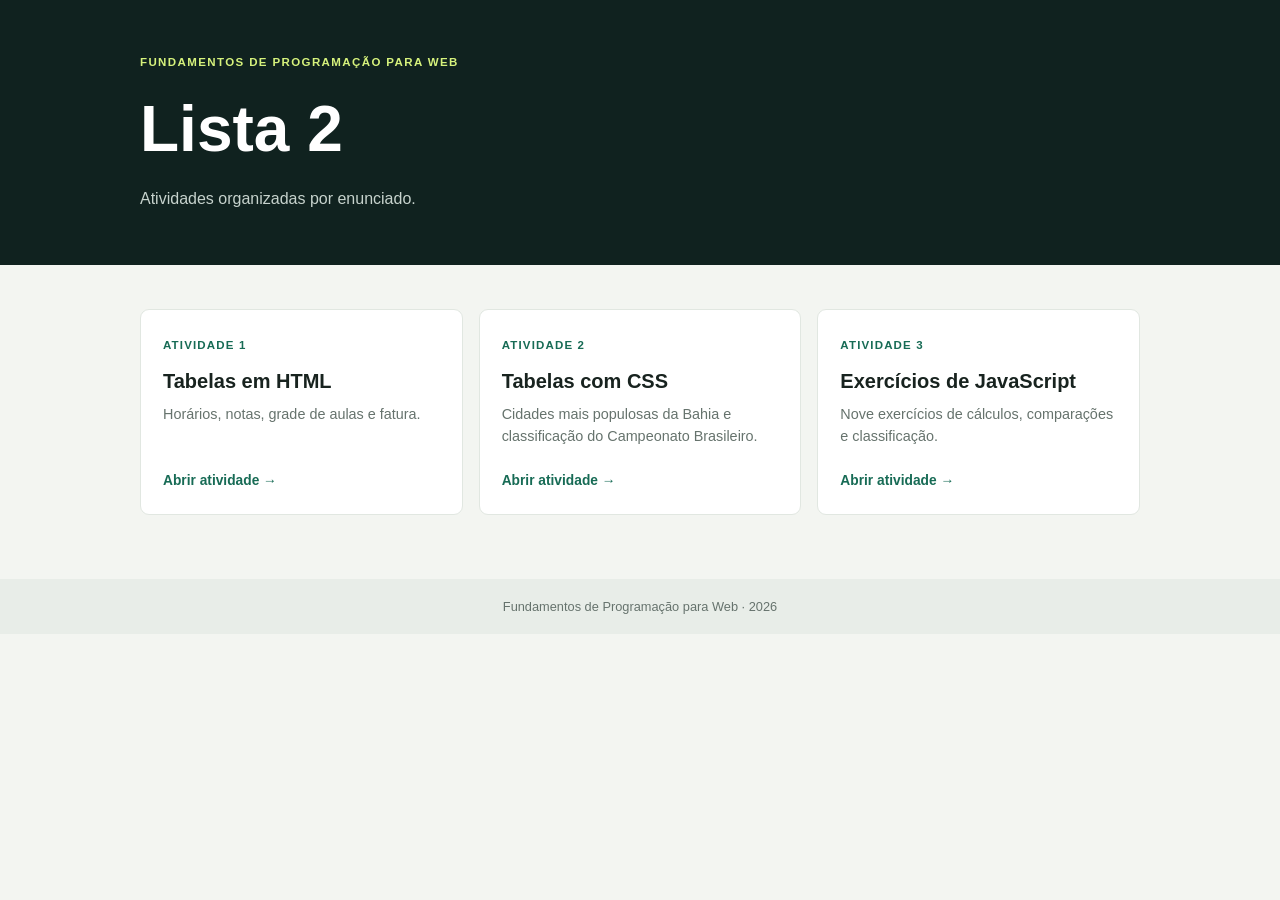
<file: index.html>
<!DOCTYPE html>
<html lang="pt-BR">
<head>
    <meta charset="UTF-8">
    <meta name="viewport" content="width=device-width, initial-scale=1.0">
    <title>Lista 2 | Fundamentos de Programação para Web</title>
    <link rel="stylesheet" href="style.css">
</head>
<body>
    <header class="topo">
        <p class="identificacao">FUNDAMENTOS DE PROGRAMAÇÃO PARA WEB</p>
        <h1>Lista 2</h1>
        <p>Atividades organizadas por enunciado.</p>
    </header>
    <main>
        <a class="atividade" href="atividade-1/index.html">
            <span class="numero">ATIVIDADE 1</span>
            <h2>Tabelas em HTML</h2>
            <p>Horários, notas, grade de aulas e fatura.</p>
            <span class="acao">Abrir atividade →</span>
        </a>
        <a class="atividade" href="atividade-2/index.html">
            <span class="numero">ATIVIDADE 2</span>
            <h2>Tabelas com CSS</h2>
            <p>Cidades mais populosas da Bahia e classificação do Campeonato Brasileiro.</p>
            <span class="acao">Abrir atividade →</span>
        </a>
        <a class="atividade" href="atividade-3/index.html">
            <span class="numero">ATIVIDADE 3</span>
            <h2>Exercícios de JavaScript</h2>
            <p>Nove exercícios de cálculos, comparações e classificação.</p>
            <span class="acao">Abrir atividade →</span>
        </a>
    </main>
    <footer>Fundamentos de Programação para Web · 2026</footer>
</body>
</html>
</file>
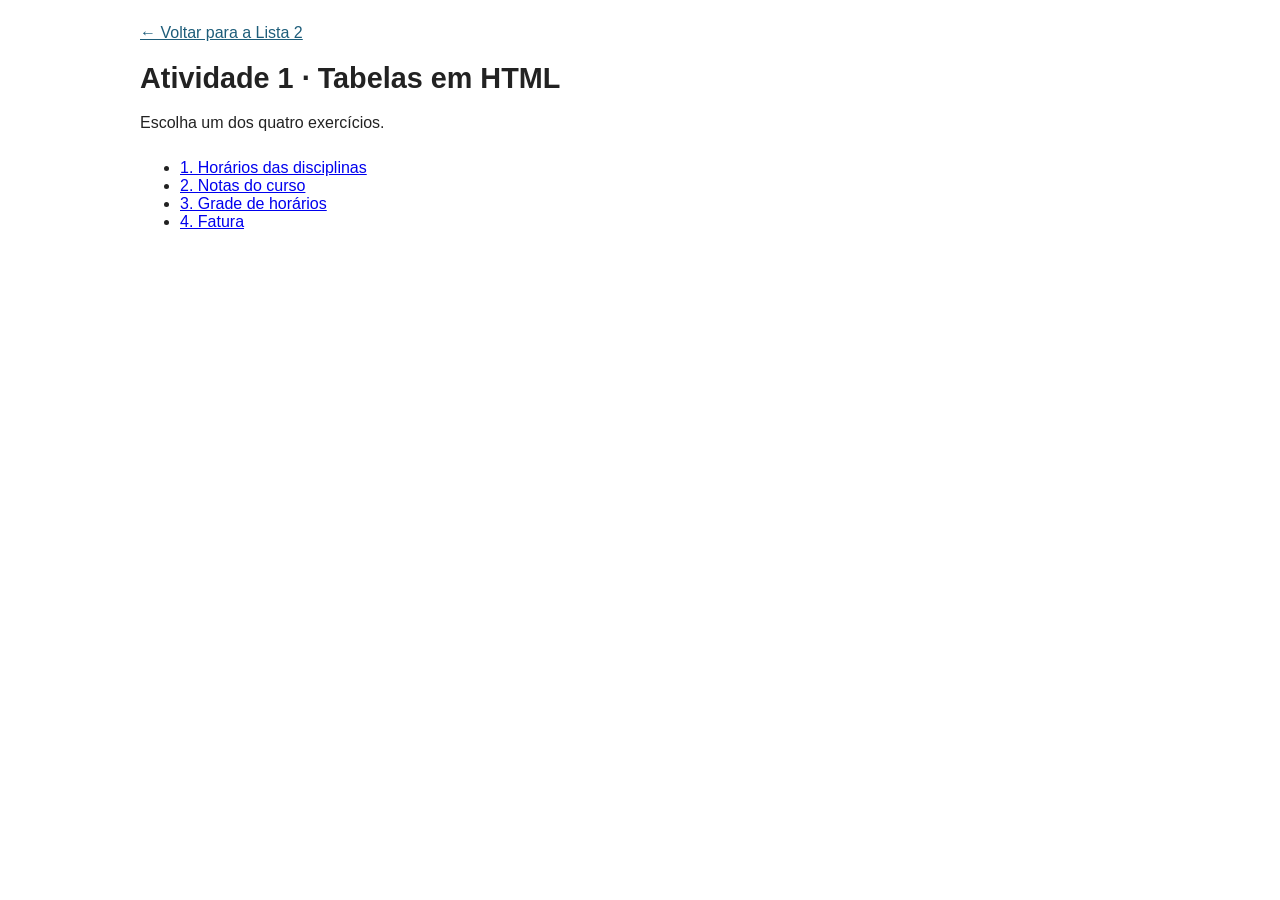
<file: atividade-1/index.html>
<!DOCTYPE html>
<html lang="pt-BR">
<head>
    <meta charset="UTF-8">
    <meta name="viewport" content="width=device-width, initial-scale=1.0">
    <title>Atividade 1 · Tabelas em HTML</title>
    <link rel="stylesheet" href="style.css">
</head>
<body>
    <header>
        <nav><a href="../index.html">← Voltar para a Lista 2</a></nav>
        <h1>Atividade 1 · Tabelas em HTML</h1>
        <p>Escolha um dos quatro exercícios.</p>
    </header>
    <main>
        <ul>
            <li><a href="exercicio-1.html">1. Horários das disciplinas</a></li>
            <li><a href="exercicio-2.html">2. Notas do curso</a></li>
            <li><a href="exercicio-3.html">3. Grade de horários</a></li>
            <li><a href="exercicio-4.html">4. Fatura</a></li>
        </ul>
    </main>
</body>
</html>
</file>
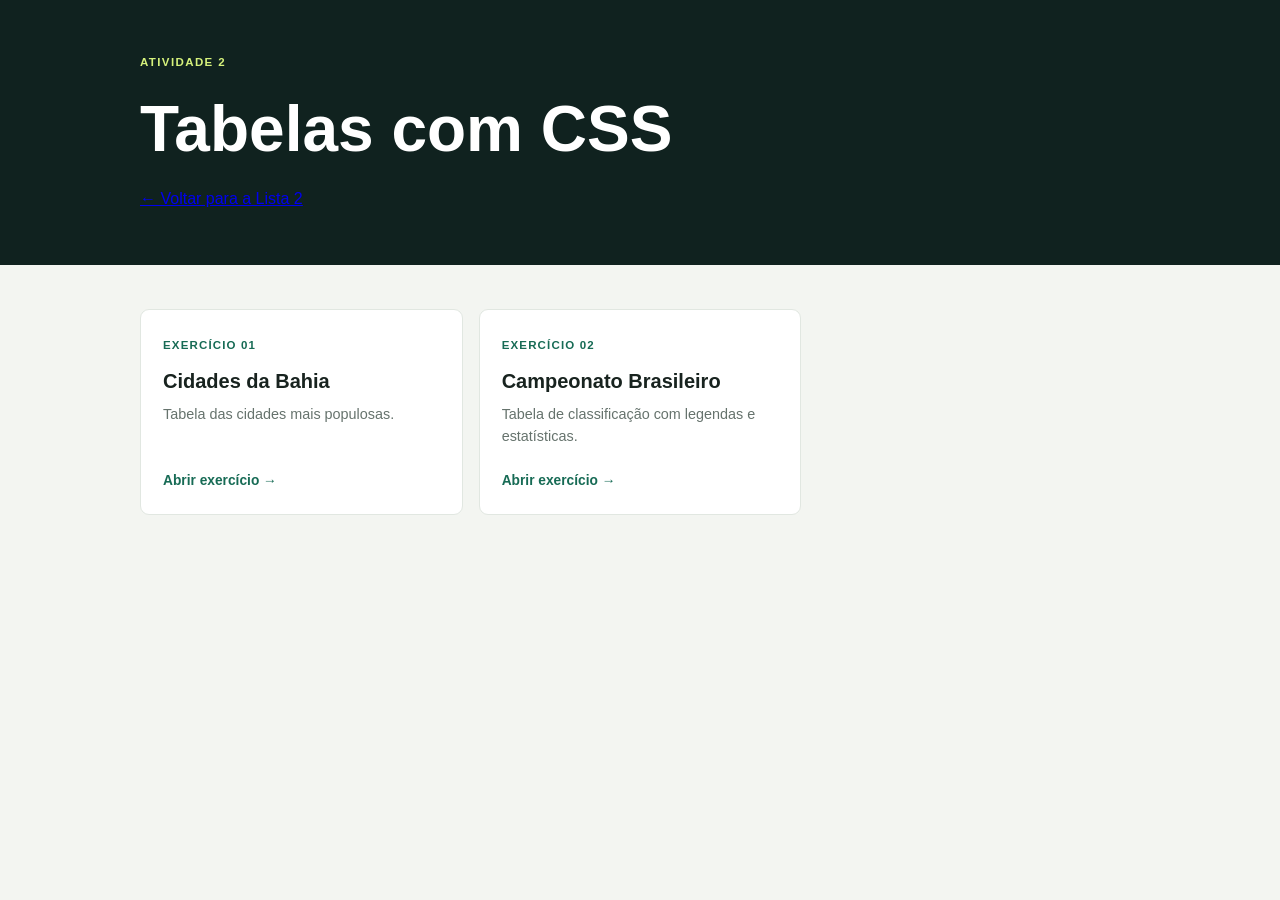
<file: atividade-2/index.html>
<!DOCTYPE html>
<html lang="pt-BR">
<head>
    <meta charset="UTF-8">
    <meta name="viewport" content="width=device-width, initial-scale=1.0">
    <title>Atividade 2 · Tabelas com CSS</title>
    <link rel="stylesheet" href="../style.css">
</head>
<body>
    <header class="topo">
        <p class="identificacao">ATIVIDADE 2</p>
        <h1>Tabelas com CSS</h1>
        <p><a href="../index.html">← Voltar para a Lista 2</a></p>
    </header>
    <main>
        <a class="atividade" href="cidades.html"><span class="numero">EXERCÍCIO 01</span><h2>Cidades da Bahia</h2><p>Tabela das cidades mais populosas.</p><span class="acao">Abrir exercício →</span></a>
        <a class="atividade" href="brasileirao.html"><span class="numero">EXERCÍCIO 02</span><h2>Campeonato Brasileiro</h2><p>Tabela de classificação com legendas e estatísticas.</p><span class="acao">Abrir exercício →</span></a>
    </main>
</body>
</html>
</file>
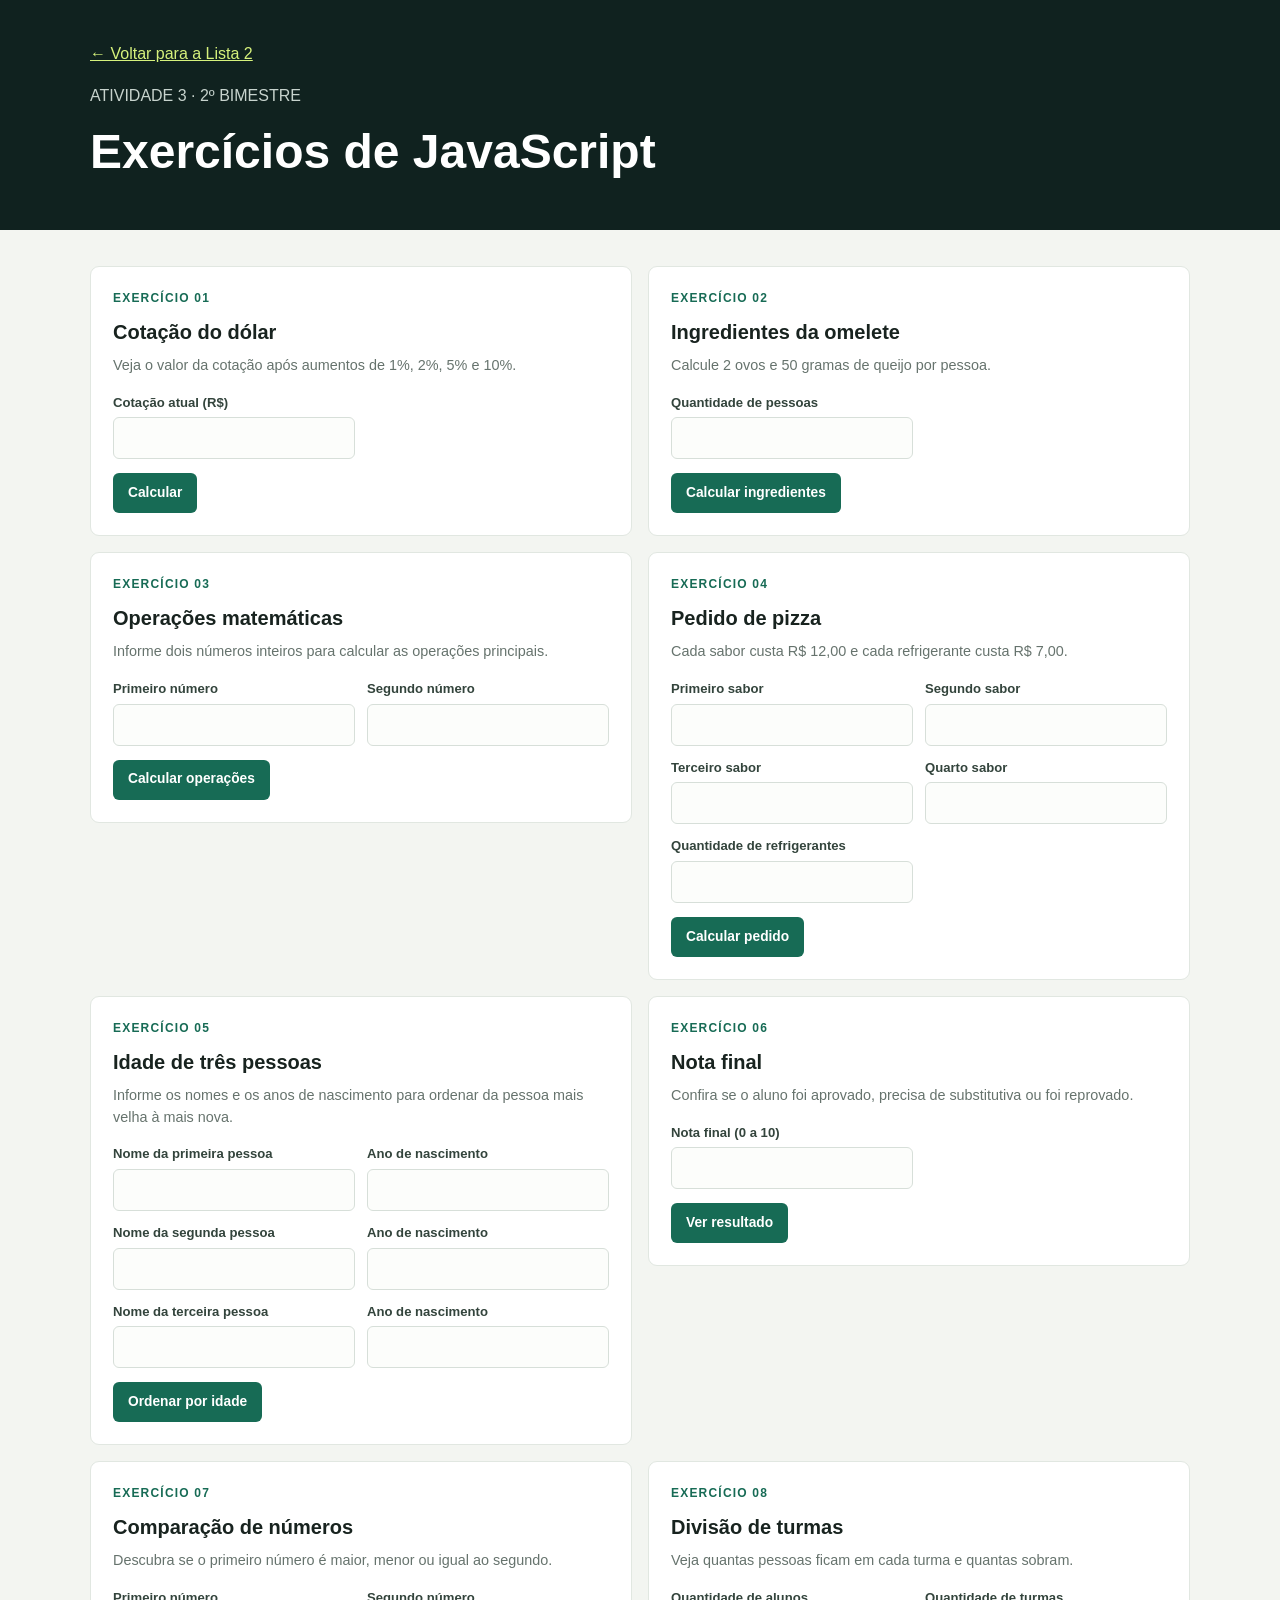
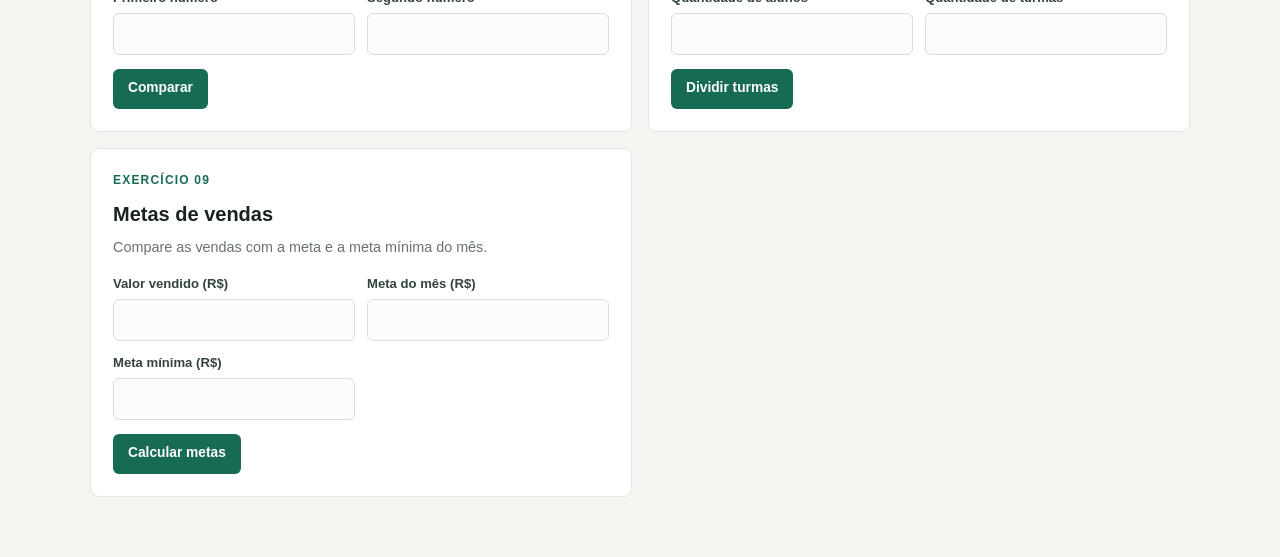
<file: atividade-3/index.html>
<!DOCTYPE html>
<html lang="pt-BR">
<head>
    <meta charset="UTF-8">
    <meta name="viewport" content="width=device-width, initial-scale=1.0">
    <title>Atividade 3 · Exercícios de JavaScript</title>
    <link rel="stylesheet" href="style.css">
    <script src="script.js" defer></script>
</head>
<body>
    <header class="topo">
        <a href="../index.html">← Voltar para a Lista 2</a>
        <p>ATIVIDADE 3 · 2º BIMESTRE</p>
        <h1>Exercícios de JavaScript</h1>
    </header>
    <main>
        <section class="cartao">
            <div class="cartao-topo"><span>EXERCÍCIO 01</span></div>
            <h2>Cotação do dólar</h2><p class="descricao">Veja o valor da cotação após aumentos de 1%, 2%, 5% e 10%.</p>
            <form id="form1"><div class="campos"><label>Cotação atual (R$)<input name="cotacao" type="number" min="0.01" step="any" required></label></div><button type="submit">Calcular</button></form>
            <output class="resultado" aria-live="polite" hidden></output>
        </section>
        <section class="cartao">
            <div class="cartao-topo"><span>EXERCÍCIO 02</span></div>
            <h2>Ingredientes da omelete</h2><p class="descricao">Calcule 2 ovos e 50 gramas de queijo por pessoa.</p>
            <form id="form2"><div class="campos"><label>Quantidade de pessoas<input name="pessoas" type="number" min="1" step="1" required></label></div><button type="submit">Calcular ingredientes</button></form>
            <output class="resultado" aria-live="polite" hidden></output>
        </section>
        <section class="cartao">
            <div class="cartao-topo"><span>EXERCÍCIO 03</span></div>
            <h2>Operações matemáticas</h2><p class="descricao">Informe dois números inteiros para calcular as operações principais.</p>
            <form id="form3"><div class="campos"><label>Primeiro número<input name="numero1" type="number" step="1" required></label><label>Segundo número<input name="numero2" type="number" step="1" required></label></div><button type="submit">Calcular operações</button></form>
            <output class="resultado" aria-live="polite" hidden></output>
        </section>
        <section class="cartao">
            <div class="cartao-topo"><span>EXERCÍCIO 04</span></div>
            <h2>Pedido de pizza</h2><p class="descricao">Cada sabor custa R$ 12,00 e cada refrigerante custa R$ 7,00.</p>
            <form id="form4"><div class="campos quatro"><label>Primeiro sabor<input name="sabor1" type="text" required></label><label>Segundo sabor<input name="sabor2" type="text" required></label><label>Terceiro sabor<input name="sabor3" type="text" required></label><label>Quarto sabor<input name="sabor4" type="text" required></label><label>Quantidade de refrigerantes<input name="refrigerantes" type="number" min="0" step="1" required></label></div><button type="submit">Calcular pedido</button></form>
            <output class="resultado" aria-live="polite" hidden></output>
        </section>
        <section class="cartao">
            <div class="cartao-topo"><span>EXERCÍCIO 05</span></div>
            <h2>Idade de três pessoas</h2><p class="descricao">Informe os nomes e os anos de nascimento para ordenar da pessoa mais velha à mais nova.</p>
            <form id="form5"><div class="campos"><label>Nome da primeira pessoa<input name="nome1" type="text" required></label><label>Ano de nascimento<input name="ano1" type="number" min="1" max="2026" step="1" required></label><label>Nome da segunda pessoa<input name="nome2" type="text" required></label><label>Ano de nascimento<input name="ano2" type="number" min="1" max="2026" step="1" required></label><label>Nome da terceira pessoa<input name="nome3" type="text" required></label><label>Ano de nascimento<input name="ano3" type="number" min="1" max="2026" step="1" required></label></div><button type="submit">Ordenar por idade</button></form>
            <output class="resultado" aria-live="polite" hidden></output>
        </section>
        <section class="cartao">
            <div class="cartao-topo"><span>EXERCÍCIO 06</span></div>
            <h2>Nota final</h2><p class="descricao">Confira se o aluno foi aprovado, precisa de substitutiva ou foi reprovado.</p>
            <form id="form6"><div class="campos"><label>Nota final (0 a 10)<input name="nota" type="number" min="0" max="10" step="any" required></label></div><button type="submit">Ver resultado</button></form>
            <output class="resultado" aria-live="polite" hidden></output>
        </section>
        <section class="cartao">
            <div class="cartao-topo"><span>EXERCÍCIO 07</span></div>
            <h2>Comparação de números</h2><p class="descricao">Descubra se o primeiro número é maior, menor ou igual ao segundo.</p>
            <form id="form7"><div class="campos"><label>Primeiro número<input name="numero1" type="number" step="1" required></label><label>Segundo número<input name="numero2" type="number" step="1" required></label></div><button type="submit">Comparar</button></form>
            <output class="resultado" aria-live="polite" hidden></output>
        </section>
        <section class="cartao">
            <div class="cartao-topo"><span>EXERCÍCIO 08</span></div>
            <h2>Divisão de turmas</h2><p class="descricao">Veja quantas pessoas ficam em cada turma e quantas sobram.</p>
            <form id="form8"><div class="campos"><label>Quantidade de alunos<input name="alunos" type="number" min="0" step="1" required></label><label>Quantidade de turmas<input name="turmas" type="number" min="1" step="1" required></label></div><button type="submit">Dividir turmas</button></form>
            <output class="resultado" aria-live="polite" hidden></output>
        </section>
        <section class="cartao">
            <div class="cartao-topo"><span>EXERCÍCIO 09</span></div>
            <h2>Metas de vendas</h2><p class="descricao">Compare as vendas com a meta e a meta mínima do mês.</p>
            <form id="form9"><div class="campos"><label>Valor vendido (R$)<input name="vendido" type="number" min="0" step="any" required></label><label>Meta do mês (R$)<input name="meta" type="number" min="0.01" step="any" required></label><label>Meta mínima (R$)<input name="metaMinima" type="number" min="0.01" step="any" required></label></div><button type="submit">Calcular metas</button></form>
            <output class="resultado" aria-live="polite" hidden></output>
        </section>
    </main>
</body>
</html>
</file>
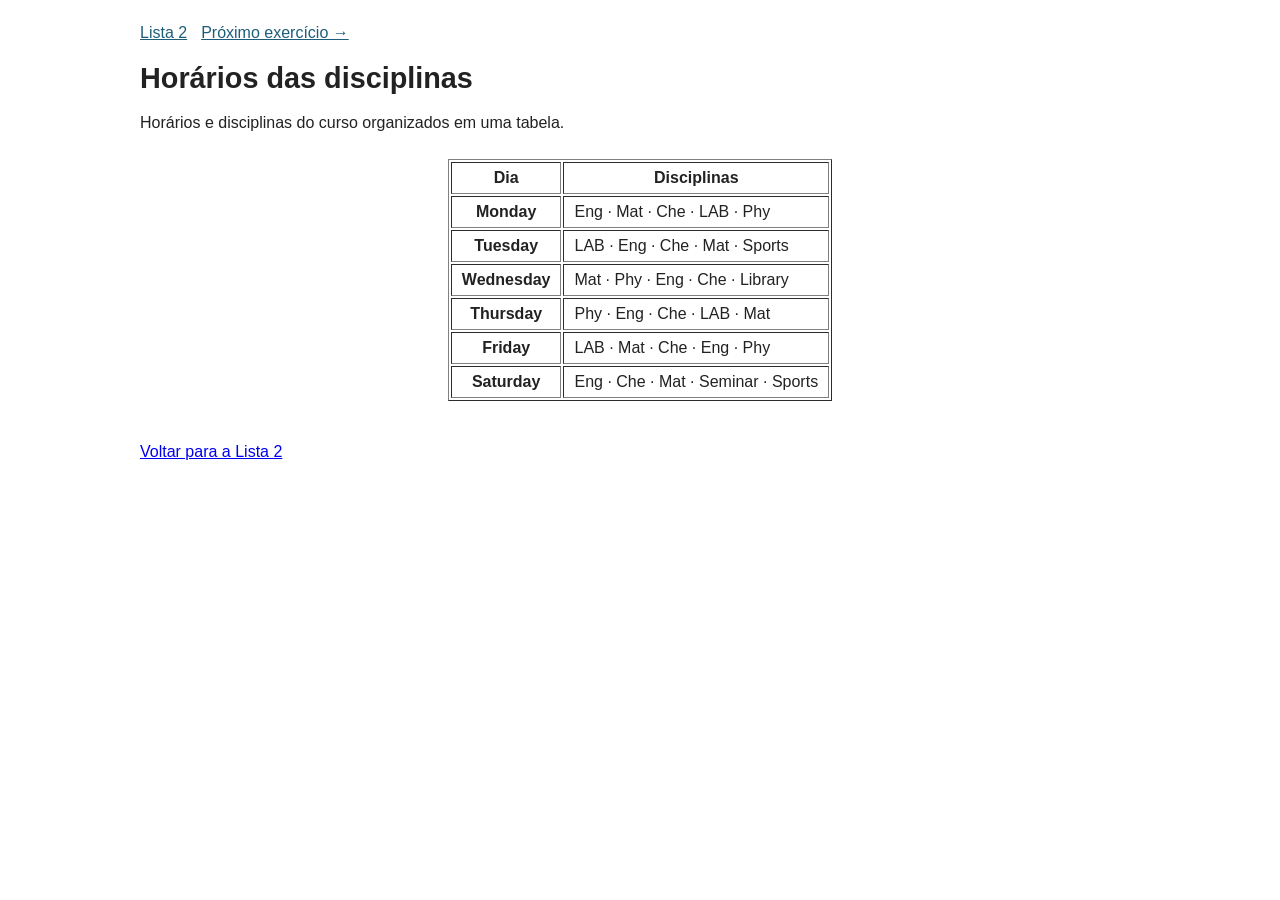
<file: atividade-1/exercicio-1.html>
<!DOCTYPE html>
<html lang="pt-BR">
<head>
    <meta charset="UTF-8">
    <meta name="viewport" content="width=device-width, initial-scale=1.0">
    <title>Atividade 1 · Horários do curso</title>
    <link rel="stylesheet" href="style.css">
</head>
<body>
    <header>
        <nav><a href="../index.html">Lista 2</a><a href="exercicio-2.html">Próximo exercício →</a></nav>
        <h1>Horários das disciplinas</h1>
        <p>Horários e disciplinas do curso organizados em uma tabela.</p>
    </header>
    <main>
        <table border="1">
            <thead><tr><th>Dia</th><th>Disciplinas</th></tr></thead>
            <tbody>
                <tr><th>Monday</th><td>Eng · Mat · Che · LAB · Phy</td></tr>
                <tr><th>Tuesday</th><td>LAB · Eng · Che · Mat · Sports</td></tr>
                <tr><th>Wednesday</th><td>Mat · Phy · Eng · Che · Library</td></tr>
                <tr><th>Thursday</th><td>Phy · Eng · Che · LAB · Mat</td></tr>
                <tr><th>Friday</th><td>LAB · Mat · Che · Eng · Phy</td></tr>
                <tr><th>Saturday</th><td>Eng · Che · Mat · Seminar · Sports</td></tr>
            </tbody>
        </table>
    </main>
    <footer><a class="voltar" href="../index.html">Voltar para a Lista 2</a></footer>
</body>
</html>
</file>
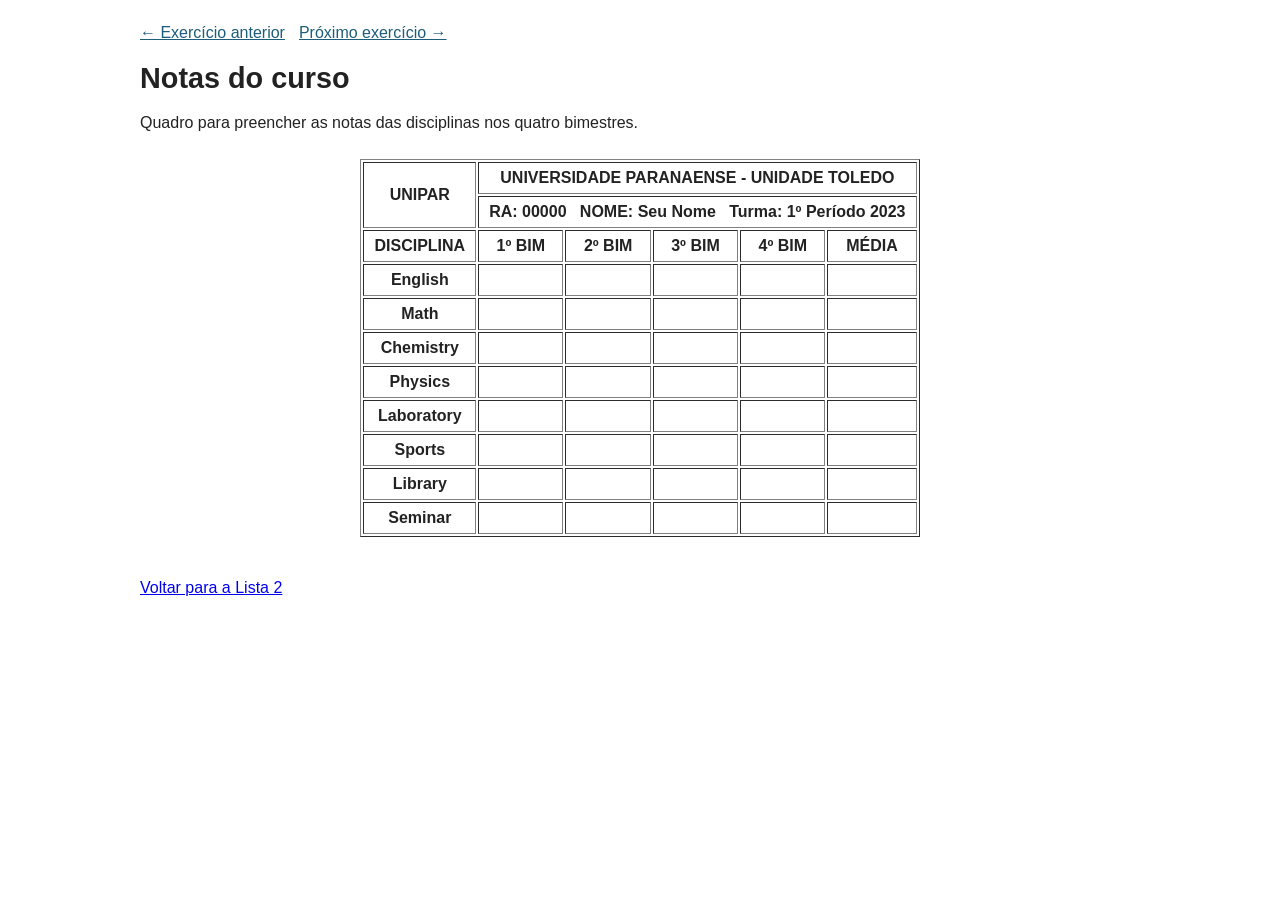
<file: atividade-1/exercicio-2.html>
<!DOCTYPE html>
<html lang="pt-BR">
<head>
    <meta charset="UTF-8">
    <meta name="viewport" content="width=device-width, initial-scale=1.0">
    <title>Atividade 1 · Notas do curso</title>
    <link rel="stylesheet" href="style.css">
</head>
<body>
    <header>
        <nav><a href="exercicio-1.html">← Exercício anterior</a><a href="exercicio-3.html">Próximo exercício →</a></nav>
        <h1>Notas do curso</h1>
        <p>Quadro para preencher as notas das disciplinas nos quatro bimestres.</p>
    </header>
    <main>
        <table border="1">
            <thead>
                <tr><th rowspan="2">UNIPAR</th><th colspan="5">UNIVERSIDADE PARANAENSE - UNIDADE TOLEDO</th></tr>
                <tr><th colspan="5">RA: 00000 &nbsp; NOME: Seu Nome &nbsp; Turma: 1º Período 2023</th></tr>
                <tr><th>DISCIPLINA</th><th>1º BIM</th><th>2º BIM</th><th>3º BIM</th><th>4º BIM</th><th>MÉDIA</th></tr>
            </thead>
            <tbody>
                <tr><th>English</th><td>&nbsp;</td><td>&nbsp;</td><td>&nbsp;</td><td>&nbsp;</td><td>&nbsp;</td></tr>
                <tr><th>Math</th><td>&nbsp;</td><td>&nbsp;</td><td>&nbsp;</td><td>&nbsp;</td><td>&nbsp;</td></tr>
                <tr><th>Chemistry</th><td>&nbsp;</td><td>&nbsp;</td><td>&nbsp;</td><td>&nbsp;</td><td>&nbsp;</td></tr>
                <tr><th>Physics</th><td>&nbsp;</td><td>&nbsp;</td><td>&nbsp;</td><td>&nbsp;</td><td>&nbsp;</td></tr>
                <tr><th>Laboratory</th><td>&nbsp;</td><td>&nbsp;</td><td>&nbsp;</td><td>&nbsp;</td><td>&nbsp;</td></tr>
                <tr><th>Sports</th><td>&nbsp;</td><td>&nbsp;</td><td>&nbsp;</td><td>&nbsp;</td><td>&nbsp;</td></tr>
                <tr><th>Library</th><td>&nbsp;</td><td>&nbsp;</td><td>&nbsp;</td><td>&nbsp;</td><td>&nbsp;</td></tr>
                <tr><th>Seminar</th><td>&nbsp;</td><td>&nbsp;</td><td>&nbsp;</td><td>&nbsp;</td><td>&nbsp;</td></tr>
            </tbody>
        </table>
    </main>
    <footer><a class="voltar" href="../index.html">Voltar para a Lista 2</a></footer>
</body>
</html>
</file>
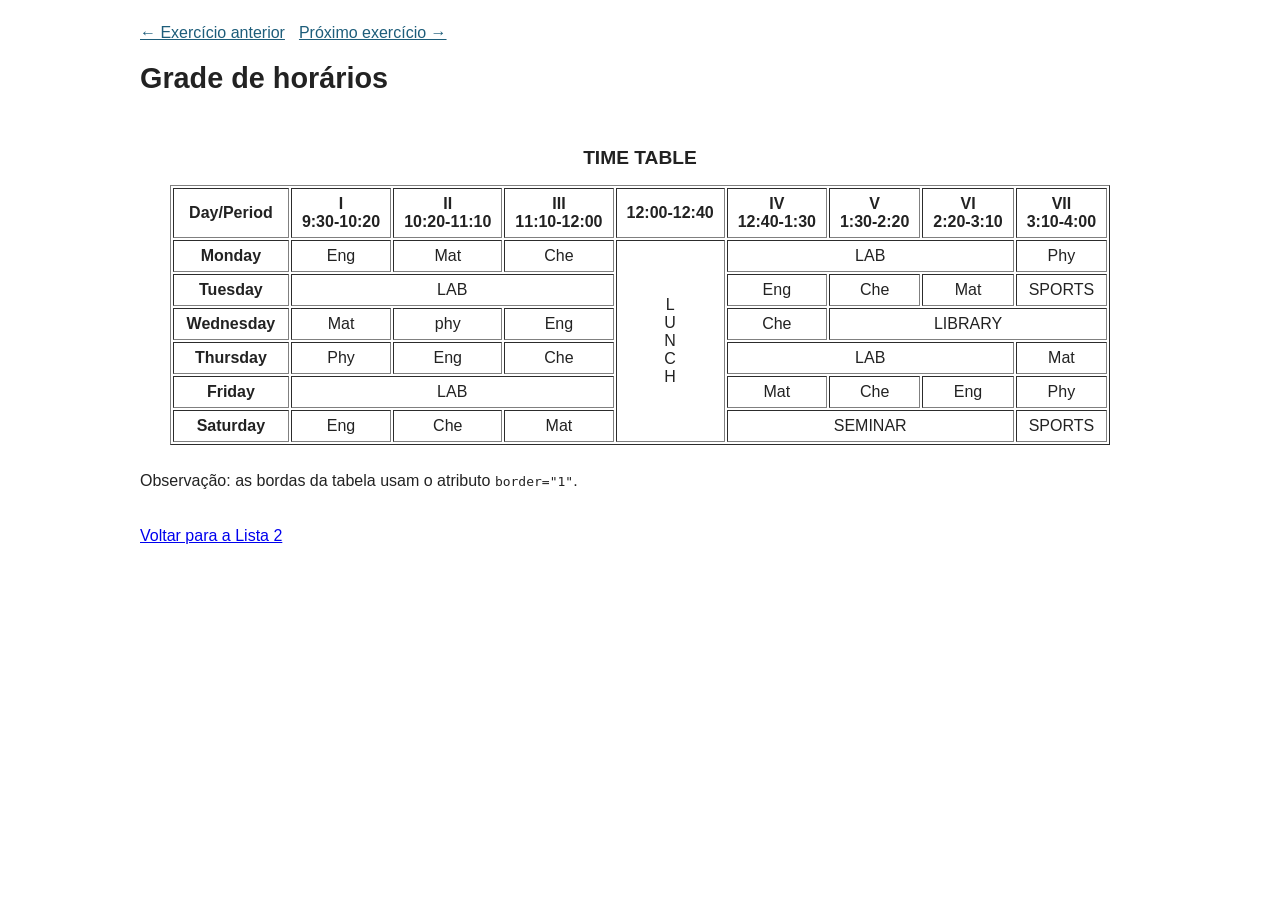
<file: atividade-1/exercicio-3.html>
<!DOCTYPE html>
<html lang="pt-BR">
<head>
    <meta charset="UTF-8">
    <meta name="viewport" content="width=device-width, initial-scale=1.0">
    <title>Atividade 1 · Grade de horários</title>
    <link rel="stylesheet" href="style.css">
</head>
<body>
    <header>
        <nav><a href="exercicio-2.html">← Exercício anterior</a><a href="exercicio-4.html">Próximo exercício →</a></nav>
        <h1>Grade de horários</h1>
    </header>
    <main>
        <table class="horario" border="1">
            <caption><h2>TIME TABLE</h2></caption>
            <thead>
                <tr><th class="dia">Day/Period</th><th>I<br>9:30-10:20</th><th>II<br>10:20-11:10</th><th>III<br>11:10-12:00</th><th>12:00-12:40</th><th>IV<br>12:40-1:30</th><th>V<br>1:30-2:20</th><th>VI<br>2:20-3:10</th><th>VII<br>3:10-4:00</th></tr>
            </thead>
            <tbody>
                <tr><th>Monday</th><td>Eng</td><td>Mat</td><td>Che</td><td rowspan="6">L<br>U<br>N<br>C<br>H</td><td colspan="3">LAB</td><td>Phy</td></tr>
                <tr><th>Tuesday</th><td colspan="3">LAB</td><td>Eng</td><td>Che</td><td>Mat</td><td>SPORTS</td></tr>
                <tr><th>Wednesday</th><td>Mat</td><td>phy</td><td>Eng</td><td>Che</td><td colspan="3">LIBRARY</td></tr>
                <tr><th>Thursday</th><td>Phy</td><td>Eng</td><td>Che</td><td colspan="3">LAB</td><td>Mat</td></tr>
                <tr><th>Friday</th><td colspan="3">LAB</td><td>Mat</td><td>Che</td><td>Eng</td><td>Phy</td></tr>
                <tr><th>Saturday</th><td>Eng</td><td>Che</td><td>Mat</td><td colspan="3">SEMINAR</td><td>SPORTS</td></tr>
            </tbody>
        </table>
        <p>Observação: as bordas da tabela usam o atributo <code>border="1"</code>.</p>
    </main>
    <footer><a class="voltar" href="../index.html">Voltar para a Lista 2</a></footer>
</body>
</html>
</file>
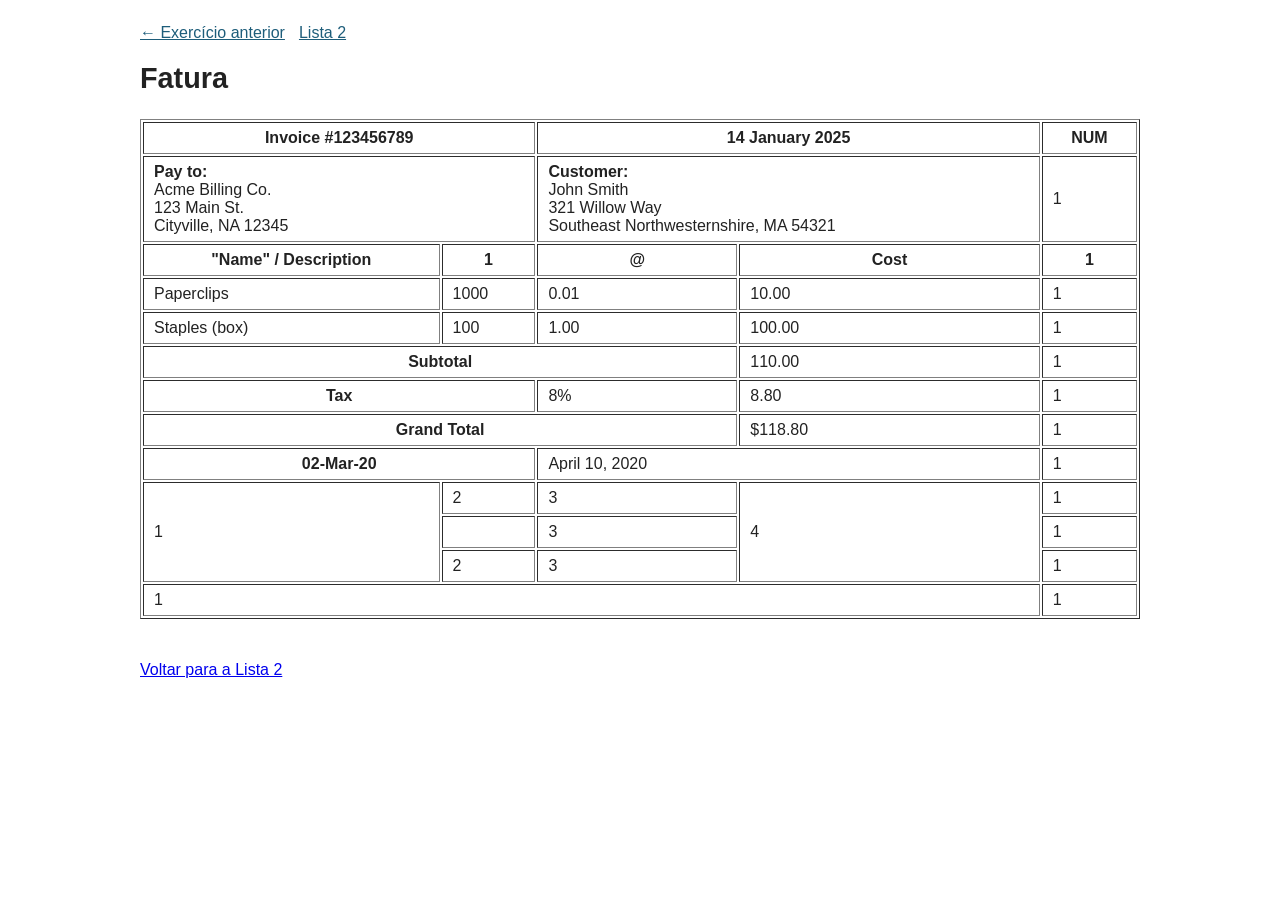
<file: atividade-1/exercicio-4.html>
<!DOCTYPE html>
<html lang="pt-BR">
<head>
    <meta charset="UTF-8">
    <meta name="viewport" content="width=device-width, initial-scale=1.0">
    <title>Atividade 1 · Invoice</title>
    <link rel="stylesheet" href="style.css">
</head>
<body>
    <header>
        <nav><a href="exercicio-3.html">← Exercício anterior</a><a href="../index.html">Lista 2</a></nav>
        <h1>Fatura</h1>
    </header>
    <main>
        <table class="invoice" border="1">
            <tbody>
                <tr><th colspan="2">Invoice #123456789</th><th colspan="2">14 January 2025</th><th>NUM</th></tr>
                <tr>
                    <td class="endereco" colspan="2"><strong>Pay to:</strong><br>Acme Billing Co.<br>123 Main St.<br>Cityville, NA 12345</td>
                    <td class="endereco" colspan="2"><strong>Customer:</strong><br>John Smith<br>321 Willow Way<br>Southeast Northwesternshire, MA 54321</td>
                    <td>1</td>
                </tr>
                <tr><th>"Name" / Description</th><th>1</th><th>@</th><th>Cost</th><th>1</th></tr>
                <tr><td>Paperclips</td><td>1000</td><td>0.01</td><td>10.00</td><td>1</td></tr>
                <tr><td>Staples (box)</td><td>100</td><td>1.00</td><td>100.00</td><td>1</td></tr>
                <tr><th class="alinha-centro" colspan="3">Subtotal</th><td>110.00</td><td>1</td></tr>
                <tr><th colspan="2">Tax</th><td>8%</td><td>8.80</td><td>1</td></tr>
                <tr><th colspan="3">Grand Total</th><td>$118.80</td><td>1</td></tr>
                <tr><th colspan="2">02-Mar-20</th><td colspan="2">April 10, 2020</td><td>1</td></tr>
                <tr><td rowspan="3">1</td><td>2</td><td>3</td><td rowspan="3">4</td><td>1</td></tr>
                <tr><td>&nbsp;</td><td>3</td><td>1</td></tr>
                <tr><td>2</td><td>3</td><td>1</td></tr>
                <tr><td colspan="4">1</td><td>1</td></tr>
            </tbody>
        </table>
    </main>
    <footer><a class="voltar" href="../index.html">Voltar para a Lista 2</a></footer>
</body>
</html>
</file>
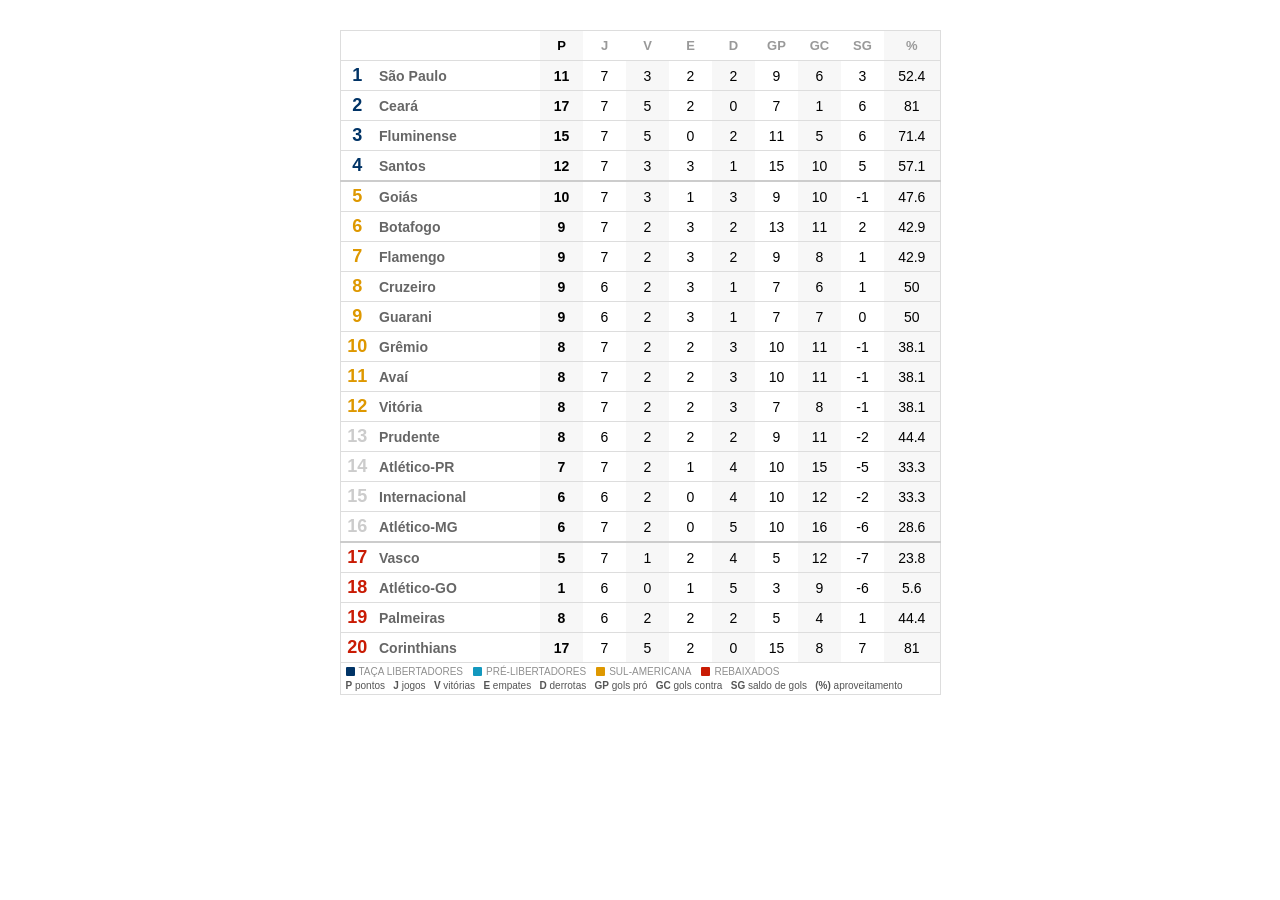
<file: atividade-2/brasileirao.html>
<!DOCTYPE html>
<html lang="pt-BR">
<head>
    <meta charset="UTF-8">
    <meta name="viewport" content="width=device-width, initial-scale=1.0">
    <title>Classificação do Campeonato Brasileiro</title>
    <link rel="stylesheet" href="style.css">
</head>
<body>
    <div class="classificacao-wrap">
        <table class="classificacao">
            <caption hidden>Classificação do Campeonato Brasileiro</caption>
            <colgroup><col class="posicao"><col class="time"><col class="dado"><col class="dado"><col class="dado"><col class="dado"><col class="dado"><col class="dado"><col class="dado"><col class="dado"><col class="aproveitamento"></colgroup>
            <thead><tr><th colspan="2"></th><th class="pontos">P</th><th>J</th><th>V</th><th>E</th><th>D</th><th>GP</th><th>GC</th><th>SG</th><th class="fundo">%</th></tr></thead>
            <tbody>
                <tr><td class="pos libertadores">1</td><td class="time">São Paulo</td><td class="pontos">11</td><td>7</td><td class="fundo">3</td><td>2</td><td class="fundo">2</td><td>9</td><td class="fundo">6</td><td>3</td><td class="fundo">52.4</td></tr>
                <tr><td class="pos libertadores">2</td><td class="time">Ceará</td><td class="pontos">17</td><td>7</td><td class="fundo">5</td><td>2</td><td class="fundo">0</td><td>7</td><td class="fundo">1</td><td>6</td><td class="fundo">81</td></tr>
                <tr><td class="pos libertadores">3</td><td class="time">Fluminense</td><td class="pontos">15</td><td>7</td><td class="fundo">5</td><td>0</td><td class="fundo">2</td><td>11</td><td class="fundo">5</td><td>6</td><td class="fundo">71.4</td></tr>
                <tr><td class="pos libertadores">4</td><td class="time">Santos</td><td class="pontos">12</td><td>7</td><td class="fundo">3</td><td>3</td><td class="fundo">1</td><td>15</td><td class="fundo">10</td><td>5</td><td class="fundo">57.1</td></tr>
                <tr><td class="pos sul-americana">5</td><td class="time">Goiás</td><td class="pontos">10</td><td>7</td><td class="fundo">3</td><td>1</td><td class="fundo">3</td><td>9</td><td class="fundo">10</td><td>-1</td><td class="fundo">47.6</td></tr>
                <tr><td class="pos sul-americana">6</td><td class="time">Botafogo</td><td class="pontos">9</td><td>7</td><td class="fundo">2</td><td>3</td><td class="fundo">2</td><td>13</td><td class="fundo">11</td><td>2</td><td class="fundo">42.9</td></tr>
                <tr><td class="pos sul-americana">7</td><td class="time">Flamengo</td><td class="pontos">9</td><td>7</td><td class="fundo">2</td><td>3</td><td class="fundo">2</td><td>9</td><td class="fundo">8</td><td>1</td><td class="fundo">42.9</td></tr>
                <tr><td class="pos sul-americana">8</td><td class="time">Cruzeiro</td><td class="pontos">9</td><td>6</td><td class="fundo">2</td><td>3</td><td class="fundo">1</td><td>7</td><td class="fundo">6</td><td>1</td><td class="fundo">50</td></tr>
                <tr><td class="pos sul-americana">9</td><td class="time">Guarani</td><td class="pontos">9</td><td>6</td><td class="fundo">2</td><td>3</td><td class="fundo">1</td><td>7</td><td class="fundo">7</td><td>0</td><td class="fundo">50</td></tr>
                <tr><td class="pos sul-americana">10</td><td class="time">Grêmio</td><td class="pontos">8</td><td>7</td><td class="fundo">2</td><td>2</td><td class="fundo">3</td><td>10</td><td class="fundo">11</td><td>-1</td><td class="fundo">38.1</td></tr>
                <tr><td class="pos sul-americana">11</td><td class="time">Avaí</td><td class="pontos">8</td><td>7</td><td class="fundo">2</td><td>2</td><td class="fundo">3</td><td>10</td><td class="fundo">11</td><td>-1</td><td class="fundo">38.1</td></tr>
                <tr><td class="pos sul-americana">12</td><td class="time">Vitória</td><td class="pontos">8</td><td>7</td><td class="fundo">2</td><td>2</td><td class="fundo">3</td><td>7</td><td class="fundo">8</td><td>-1</td><td class="fundo">38.1</td></tr>
                <tr><td class="pos cinza">13</td><td class="time">Prudente</td><td class="pontos">8</td><td>6</td><td class="fundo">2</td><td>2</td><td class="fundo">2</td><td>9</td><td class="fundo">11</td><td>-2</td><td class="fundo">44.4</td></tr>
                <tr><td class="pos cinza">14</td><td class="time">Atlético-PR</td><td class="pontos">7</td><td>7</td><td class="fundo">2</td><td>1</td><td class="fundo">4</td><td>10</td><td class="fundo">15</td><td>-5</td><td class="fundo">33.3</td></tr>
                <tr><td class="pos cinza">15</td><td class="time">Internacional</td><td class="pontos">6</td><td>6</td><td class="fundo">2</td><td>0</td><td class="fundo">4</td><td>10</td><td class="fundo">12</td><td>-2</td><td class="fundo">33.3</td></tr>
                <tr><td class="pos cinza">16</td><td class="time">Atlético-MG</td><td class="pontos">6</td><td>7</td><td class="fundo">2</td><td>0</td><td class="fundo">5</td><td>10</td><td class="fundo">16</td><td>-6</td><td class="fundo">28.6</td></tr>
                <tr><td class="pos rebaixado">17</td><td class="time">Vasco</td><td class="pontos">5</td><td>7</td><td class="fundo">1</td><td>2</td><td class="fundo">4</td><td>5</td><td class="fundo">12</td><td>-7</td><td class="fundo">23.8</td></tr>
                <tr><td class="pos rebaixado">18</td><td class="time">Atlético-GO</td><td class="pontos">1</td><td>6</td><td class="fundo">0</td><td>1</td><td class="fundo">5</td><td>3</td><td class="fundo">9</td><td>-6</td><td class="fundo">5.6</td></tr>
                <tr><td class="pos rebaixado">19</td><td class="time">Palmeiras</td><td class="pontos">8</td><td>6</td><td class="fundo">2</td><td>2</td><td class="fundo">2</td><td>5</td><td class="fundo">4</td><td>1</td><td class="fundo">44.4</td></tr>
                <tr><td class="pos rebaixado">20</td><td class="time">Corinthians</td><td class="pontos">17</td><td>7</td><td class="fundo">5</td><td>2</td><td class="fundo">0</td><td>15</td><td class="fundo">8</td><td>7</td><td class="fundo">81</td></tr>
            </tbody>
            <tfoot>
                <tr><td colspan="11"><div class="legendas"><span><i class="amostra libertadores"></i>TAÇA LIBERTADORES</span><span><i class="amostra pre-libertadores"></i>PRÉ-LIBERTADORES</span><span><i class="amostra sul-americana"></i>SUL-AMERICANA</span><span><i class="amostra rebaixado"></i>REBAIXADOS</span></div><div class="legenda-dados"><strong>P</strong> pontos &nbsp; <strong>J</strong> jogos &nbsp; <strong>V</strong> vitórias &nbsp; <strong>E</strong> empates &nbsp; <strong>D</strong> derrotas &nbsp; <strong>GP</strong> gols pró &nbsp; <strong>GC</strong> gols contra &nbsp; <strong>SG</strong> saldo de gols &nbsp; <strong>(%)</strong> aproveitamento</div></td></tr>
            </tfoot>
        </table>
    </div>
</body>
</html>
</file>
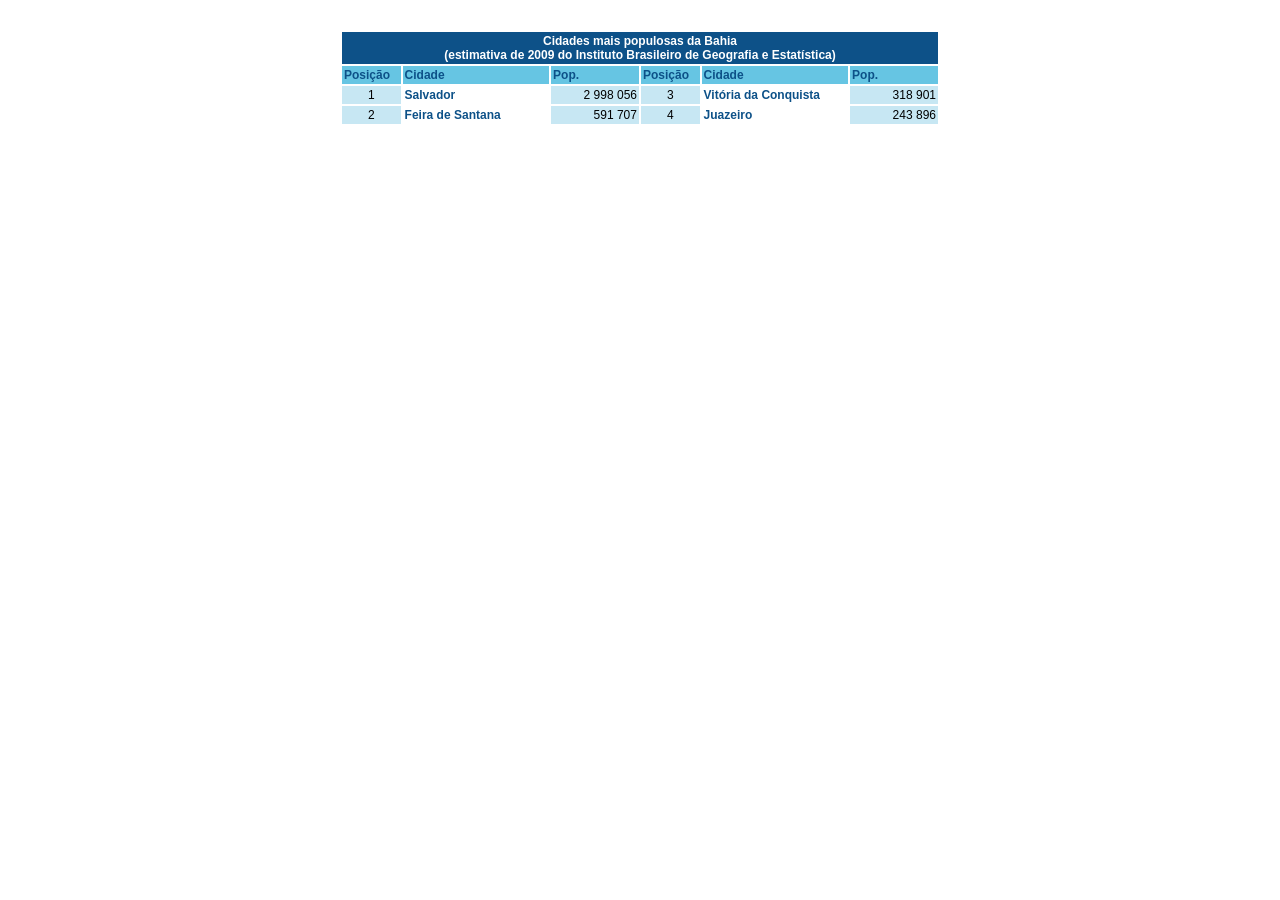
<file: atividade-2/cidades.html>
<!DOCTYPE html>
<html lang="pt-BR">
<head>
    <meta charset="UTF-8">
    <meta name="viewport" content="width=device-width, initial-scale=1.0">
    <title>Cidades mais populosas da Bahia</title>
    <link rel="stylesheet" href="style.css">
</head>
<body>
    <table class="cidade">
        <caption hidden>Cidades mais populosas da Bahia, estimativa de 2009 do IBGE</caption>
        <thead>
            <tr class="titulo"><th colspan="6">Cidades mais populosas da Bahia<br>(estimativa de 2009 do Instituto Brasileiro de Geografia e Estatística)</th></tr>
            <tr class="colunas"><th>Posição</th><th>Cidade</th><th>Pop.</th><th>Posição</th><th>Cidade</th><th>Pop.</th></tr>
        </thead>
        <tbody>
            <tr><td class="posicao">1</td><td class="nome">Salvador</td><td class="populacao">2 998 056</td><td class="posicao">3</td><td class="nome">Vitória da Conquista</td><td class="populacao">318 901</td></tr>
            <tr><td class="posicao">2</td><td class="nome">Feira de Santana</td><td class="populacao">591 707</td><td class="posicao">4</td><td class="nome">Juazeiro</td><td class="populacao">243 896</td></tr>
        </tbody>
    </table>
</body>
</html>
</file>
<file: style.css>
:root {
    --fundo: #f3f5f1;
    --texto: #18231f;
    --suave: #66736d;
    --linha: #e1e7e1;
    --verde: #176b55;
    --escuro: #10221f;
    --lima: #d6f27c;
}

* { box-sizing: border-box; }
body { margin: 0; background: var(--fundo); color: var(--texto); font-family: Arial, sans-serif; line-height: 1.5; }
.topo { padding: 54px max(22px, calc((100% - 1000px) / 2)); background: var(--escuro); color: white; }
.identificacao { margin: 0 0 10px; color: var(--lima); font-size: .72rem; font-weight: bold; letter-spacing: .12em; }
h1 { margin: 0; font-size: clamp(2.5rem, 6vw, 4rem); }
.topo > p:last-child { margin: 10px 0 0; color: #c7d3cd; }
main { display: grid; grid-template-columns: repeat(3, minmax(0, 1fr)); gap: 16px; width: min(1000px, calc(100% - 32px)); margin: 44px auto 64px; }
.atividade { display: block; padding: 22px; border: 1px solid var(--linha); border-radius: 9px; background: white; color: inherit; text-decoration: none; }
.atividade:hover { border-color: #a8c9b4; }
.numero { color: var(--verde); font-size: .72rem; font-weight: bold; letter-spacing: .1em; }
h2 { margin: 10px 0 8px; font-size: 1.25rem; }
.atividade p { min-height: 48px; margin: 0 0 16px; color: var(--suave); font-size: .9rem; }
.acao { color: var(--verde); font-size: .86rem; font-weight: bold; }
footer { padding: 18px; background: #e8ede8; color: var(--suave); text-align: center; font-size: .8rem; }
@media (max-width: 760px) { main { grid-template-columns: 1fr; } .atividade p { min-height: 0; } }
</file>
<file: atividade-1/style.css>
body { margin: 0; padding: 24px; color: #222; font-family: Arial, sans-serif; }
header, main, footer { width: min(1000px, 100%); margin: 0 auto; }
header { margin-bottom: 24px; }
nav { display: flex; flex-wrap: wrap; gap: 14px; margin-bottom: 20px; }
nav a { color: #1d5d7a; }
h1 { margin: 0 0 8px; font-size: 1.8rem; }
h2 { margin-top: 28px; font-size: 1.2rem; }
p { line-height: 1.5; }
table { margin: 14px auto 24px; }
th, td { padding: 6px 10px; }
.horario { text-align: center; }
.horario th, .horario td { min-width: 64px; }
.horario .dia { min-width: 94px; }
.invoice { width: 100%; }
.invoice td { vertical-align: middle; }
.invoice .endereco { vertical-align: top; }
.invoice .alinha-centro { text-align: center; }
.voltar { display: inline-block; margin-top: 18px; }
@media (max-width: 700px) { body { padding: 16px; } main { overflow-x: auto; } }
</file>
<file: atividade-3/style.css>
:root { --fundo: #f3f5f1; --texto: #18231f; --suave: #66736d; --linha: #e1e7e1; --verde: #176b55; --escuro: #10221f; --lima: #d6f27c; }
* { box-sizing: border-box; }
body { margin: 0; background: var(--fundo); color: var(--texto); font-family: Arial, sans-serif; line-height: 1.5; }
.topo { padding: 42px max(20px, calc((100% - 1100px) / 2)); background: var(--escuro); color: white; }
.topo a { display: inline-block; margin-bottom: 18px; color: var(--lima); }
.topo p { margin: 0 0 8px; color: #c7d3cd; }
.topo h1 { margin: 0; font-size: clamp(2rem, 4vw, 3rem); }
main { display: grid; grid-template-columns: repeat(2, minmax(0, 1fr)); gap: 16px; width: min(1100px, calc(100% - 32px)); margin: 36px auto 60px; align-items: start; }
.cartao { padding: 22px; border: 1px solid var(--linha); border-radius: 9px; background: white; }
.cartao-topo { display: flex; justify-content: space-between; margin-bottom: 10px; color: var(--verde); font-size: .75rem; font-weight: bold; letter-spacing: .1em; }
h2 { margin: 0; font-size: 1.25rem; }
.descricao { margin: 8px 0 16px; color: var(--suave); font-size: .9rem; }
.campos { display: grid; grid-template-columns: repeat(2, minmax(0, 1fr)); gap: 12px; margin-bottom: 14px; }
.campos.quatro { grid-template-columns: repeat(2, minmax(0, 1fr)); }
label { display: grid; gap: 5px; color: #33443c; font-size: .82rem; font-weight: bold; }
input, select { width: 100%; min-width: 0; min-height: 42px; padding: 9px 10px; border: 1px solid #d7dfd9; border-radius: 6px; background: #fcfdfb; color: var(--texto); font: inherit; font-size: .9rem; }
input:focus, select:focus { outline: 2px solid rgba(23, 107, 85, .22); border-color: var(--verde); }
button { min-height: 40px; padding: 9px 15px; border: 0; border-radius: 6px; background: var(--verde); color: white; font: inherit; font-size: .86rem; font-weight: bold; cursor: pointer; }
button:hover { background: #105641; }
.resultado { display: block; margin-top: 14px; padding: 12px; border-left: 3px solid var(--verde); background: #eff7f1; color: #1e4034; font-size: .9rem; white-space: pre-line; }
.resultado[hidden] { display: none; }
@media (max-width: 720px) { main { grid-template-columns: 1fr; } }
@media (max-width: 480px) { .campos, .campos.quatro { grid-template-columns: 1fr; } }
</file>
<file: atividade-2/style.css>
* { box-sizing: border-box; }
body { margin: 0; padding: 30px 16px; font-family: Arial, sans-serif; }
.cidade { width: 600px; max-width: 100%; margin: 0 auto; border-spacing: 2px; border: 0; font-size: 12px; }
.cidade th, .cidade td { padding: 2px; }
.cidade .titulo { background: #0d5188; color: white; font-weight: bold; text-align: center; }
.cidade .colunas th { background: #66c5e3; color: #0d5188; font-weight: bold; text-align: left; }
.cidade .posicao { width: 10%; background: #c7e7f3; text-align: center; font-weight: normal; }
.cidade .nome { width: 25%; color: #0d5188; font-weight: bold; }
.cidade .populacao { width: 15%; background: #c7e7f3; text-align: right; font-weight: normal; white-space: nowrap; }
.classificacao-wrap { width: 100%; overflow-x: auto; }
.classificacao { width: 600px; margin: 0 auto; border: 1px solid #ddd; border-collapse: collapse; table-layout: fixed; font-size: 14px; }
.classificacao col.posicao { width: 34px; }
.classificacao col.time { width: 166px; }
.classificacao col.dado { width: 43px; }
.classificacao col.aproveitamento { width: 56px; }
.classificacao th, .classificacao td { height: 29px; padding: 4px 5px; border-bottom: 1px solid #ddd; text-align: center; }
.classificacao thead th { height: 30px; color: #999; font-size: 13px; font-weight: bold; }
.classificacao .time { color: #666; font-size: 14px; font-weight: bold; text-align: left; }
.classificacao .pontos { background: #f7f7f7; color: #000; font-weight: bold; }
.classificacao .dado { color: #666; font-weight: normal; }
.classificacao .fundo { background: #f7f7f7; }
.classificacao .pos { font-size: 18px; font-weight: bold; text-align: center; }
.classificacao .cinza { color: #ccc; }
.classificacao .libertadores { color: #003366; }
.classificacao .pre-libertadores { color: #1398be; }
.classificacao .sul-americana { color: #de9800; }
.classificacao .rebaixado { color: #c91b04; }
.amostra.libertadores { background: #003366; }
.amostra.pre-libertadores { background: #1398be; }
.amostra.sul-americana { background: #de9800; }
.amostra.rebaixado { background: #c91b04; }
.classificacao tbody tr:nth-child(4) td { border-bottom: 2px solid #ccc; }
.classificacao tbody tr:nth-child(16) td { border-bottom: 2px solid #ccc; }
.classificacao tfoot td { padding: 3px 5px; border: 0; color: #555; font-size: 10px; font-weight: normal; text-align: left; white-space: nowrap; }
.legendas { display: flex; flex-wrap: wrap; gap: 10px; margin-bottom: 3px; color: #8f8f8f; font-size: 10px; }
.legendas span { display: inline-flex; align-items: center; gap: 4px; }
.amostra { width: 9px; height: 9px; display: inline-block; border-radius: 1px; }
.legenda-dados { color: #555; font-size: 10px; }
.legenda-dados strong { font-weight: bold; }
@media (max-width: 640px) { body { padding: 16px 8px; } .cidade { margin: 0 auto; } }
</file>
